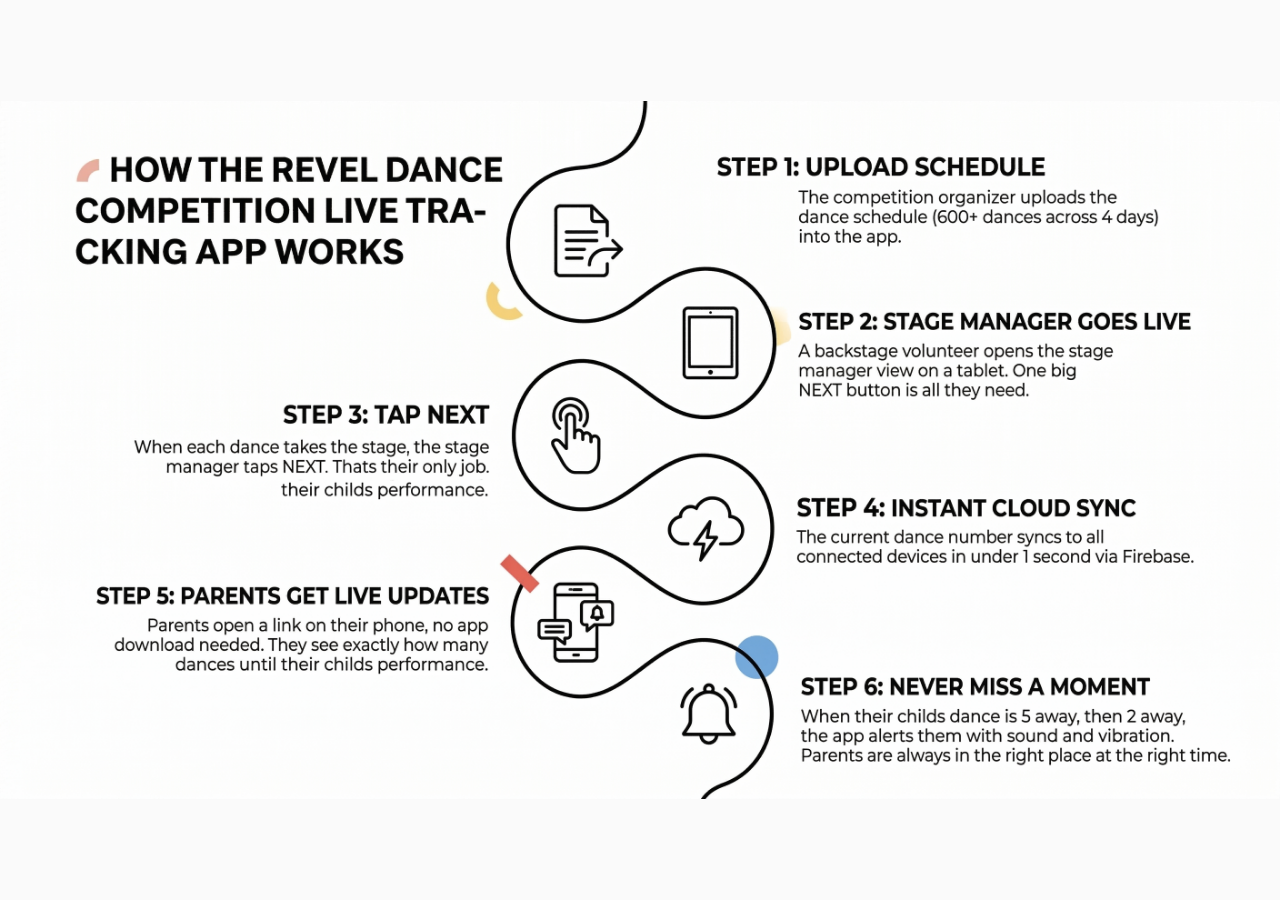
<file: visual-overview.html>
<!DOCTYPE html>
<html lang="en">
<head>
  <meta charset="UTF-8">
  <meta name="viewport" content="width=device-width, initial-scale=1.0">
  <title>Revel — How It Works</title>
  <style>
    * { margin: 0; padding: 0; box-sizing: border-box; }
    body {
      background: #fafafa;
      display: flex;
      justify-content: center;
      align-items: center;
      min-height: 100vh;
    }
    img {
      max-width: 100%;
      height: auto;
      display: block;
    }
  </style>
</head>
<body>
  <img src="visual-overview.png" alt="Infographic showing how the Revel dance competition live tracker works in 6 steps">
</body>
</html>
</file>
